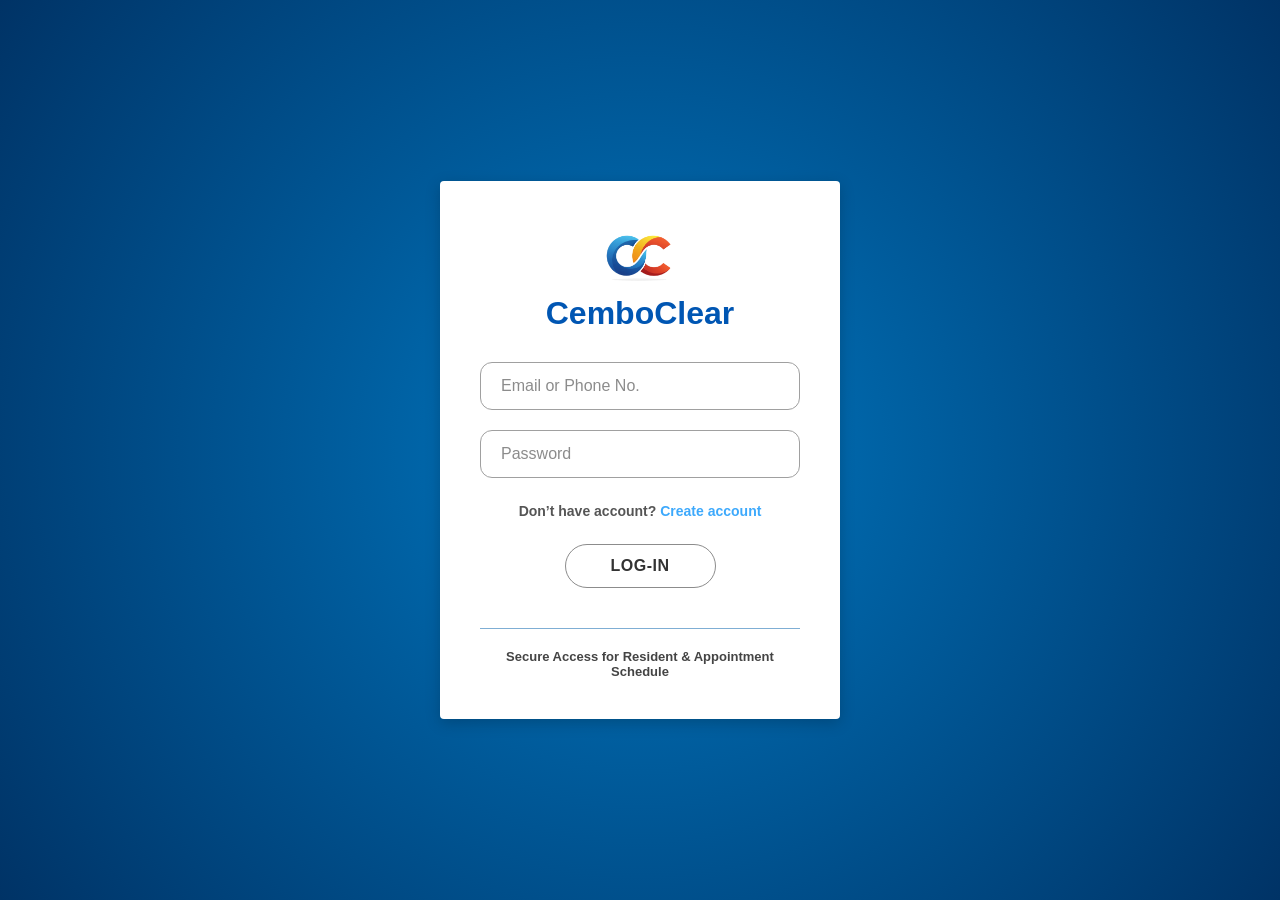
<file: public/CCLog-in.html>
<!DOCTYPE html>
<html lang="en">

<head>
    <meta charset="UTF-8">
    <meta name="viewport" content="width=device-width, initial-scale=1.0">
    <title>CemboClear Login</title>
    <style>
        * {
            box-sizing: border-box;
            margin: 0;
            padding: 0;
            font-family: 'Segoe UI', Tahoma, Geneva, Verdana, sans-serif;
        }

        body {
            background: radial-gradient(circle at center, #0077c0 0%, #003366 100%);
            height: 100vh;
            display: flex;
            justify-content: center;
            align-items: center;
            overflow: hidden;
        }

        .login-card {
            background-color: #ffffff;
            width: 100%;
            max-width: 400px;
            padding: 40px;
            border-radius: 4px;
            box-shadow: 0 4px 15px rgba(0, 0, 0, 0.2);
            text-align: center;
        }

        .brand-header {
            display: flex;
            flex-direction: column;
            align-items: center;
            justify-content: center;
            gap: 10px;
            margin-top: 10px;
            margin-bottom: 30px;
        }

        .logo-img {
            max-width: 80px;
            height: auto;
        }

        .brand-name {
            color: #0056b3;
            font-size: 32px;
            font-weight: 700;
        }

        .input-group {
            margin-bottom: 20px;
        }

        .input-field {
            width: 100%;
            padding: 14px 20px;
            border: 1px solid #a0a0a0;
            border-radius: 12px;
            font-size: 16px;
            color: #333333;
            outline: none;
            transition: border-color 0.2s;
        }

        .input-field::placeholder {
            color: #8c8c8c;
        }

        .input-field:focus {
            border-color: #0056b3;
        }

        .error-banner {
            display: none;
            background-color: #fce8e6;
            border: 1px solid #ea4335;
            color: #c5221f;
            padding: 12px 16px;
            border-radius: 8px;
            font-size: 14px;
            margin-bottom: 20px;
            text-align: left;
            line-height: 1.4;
        }

        .signup-text {
            font-size: 14px;
            color: #555555;
            font-weight: 600;
            margin-top: 25px;
            margin-bottom: 25px;
        }

        .signup-link {
            color: #3da9fc;
            text-decoration: none;
            font-weight: 700;
        }

        .signup-link:hover {
            text-decoration: underline;
        }

        .btn-submit {
            background-color: #ffffff;
            color: #333333;
            border: 1px solid #8c8c8c;
            border-radius: 25px;
            padding: 12px 45px;
            font-size: 16px;
            font-weight: 700;
            cursor: pointer;
            letter-spacing: 0.5px;
            transition: all 0.2s ease-in-out;
            margin-bottom: 40px;
        }

        .btn-submit:hover {
            background-color: #f5f5f5;
            border-color: #333333;
        }

        .divider {
            height: 1px;
            background-color: #7faed4;
            width: 100%;
            margin-bottom: 20px;
        }

        .footer-text {
            font-size: 13px;
            color: #444444;
            font-weight: 700;
        }
    </style>
</head>

<body>

    <div class="login-card">
        <div class="brand-header">
            <img class="logo-img" src="assets/img/CClogo/myCC.png" alt=" " />
            <div class="brand-name">CemboClear</div>
        </div>

        <div id="login-error" class="error-banner"></div>

        <form id="loginForm" novalidate>
            <div class="input-group">
                <input type="text" id="identifier" name="identifier" class="input-field" placeholder="Email or Phone No." required>
            </div>

            <div class="input-group">
                <input type="password" name="password" class="input-field" placeholder="Password" required>
            </div>

            <div class="signup-text">
                Don’t have account? <a href="CCSignUp.html" class="signup-link">Create account</a>
            </div>

            <button type="submit" class="btn-submit">LOG-IN</button>
        </form>

        <div class="divider"></div>
        <div class="footer-text">
            Secure Access for Resident & Appointment Schedule
        </div>
    </div>

    <script src="api-client.js"></script>
    <script src="assets/js/login-validator.js"></script>
    <script>
        document.getElementById('loginForm')?.addEventListener('submit', async function (e) {
            e.preventDefault();
            const errorBanner = document.getElementById('login-error');
            errorBanner.style.display = 'none';
            errorBanner.innerHTML = '';

            const idEl = document.getElementById('identifier') ||
                document.querySelector('[name="email"], [name="phone"], [name="identifier"]');
            const pwEl = document.querySelector('[name="password"]');

            const identifierVal = idEl ? idEl.value : '';
            const passwordVal = pwEl ? pwEl.value : '';

            

            const validation = LoginValidator.validate(identifierVal, passwordVal);
            if (!validation.isValid) {
                errorBanner.innerHTML = validation.errors.map(err => `<div>• ${err}</div>`).join('');
                errorBanner.style.display = 'block';
                return;
            }

            try {
                const res = await CemboClear.client().login(identifierVal, passwordVal);
                const to = res && res.user && res.user.type === 'resident' ? 'Resident.html' : 'Admin.html';
                window.location.href = to;
            } catch (err) {
                errorBanner.innerHTML = `<div>• ${err.message || 'Login failed.'}</div>`;
                errorBanner.style.display = 'block';
            }
        });
    </script>

</body>

</html>
</file>
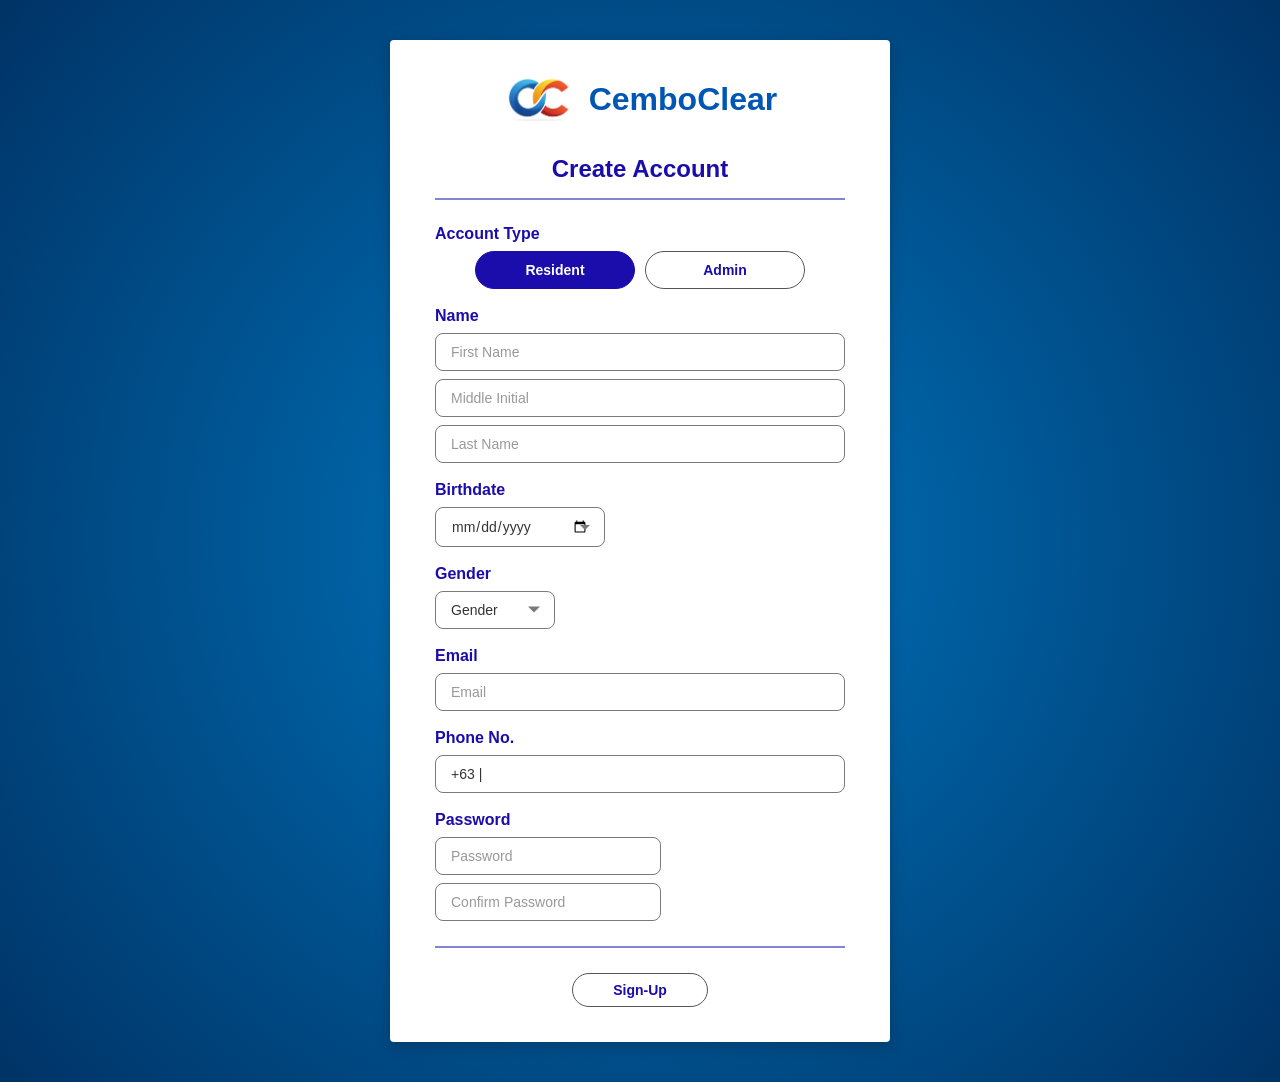
<file: public/CCSignUp.html>
<!DOCTYPE html>
<html lang="en">
<head>
    <meta charset="UTF-8">
    <meta name="viewport" content="width=device-width, initial-scale=1.0">
    <title>CemboClear - Create Account</title>
    <style>
        * {
            box-sizing: border-box;
            margin: 0;
            padding: 0;
            font-family: 'Segoe UI', Tahoma, Geneva, Verdana, sans-serif;
        }

        body {
            background: radial-gradient(circle at center, #0077c0 0%, #003366 100%);
            min-height: 100vh;
            display: flex;
            justify-content: center;
            align-items: center;
            padding: 40px 20px;
        }

        .signup-card {
            background-color: #ffffff;
            width: 100%;
            max-width: 500px;
            padding: 35px 45px;
            border-radius: 4px;
            box-shadow: 0 4px 15px rgba(0, 0, 0, 0.2);
        }

        
        .header-section {
            display: flex;
            align-items: center;
            justify-content: center;
            gap: 12px;
            margin-bottom: 30px;
        }

        .logo-img {
            max-height: 50px;
            width: auto;
        }

        .brand-name {
            color: #0056b3;
            font-size: 32px;
            font-weight: 700;
        }

        .page-title {
            color: #1a0dab;
            font-size: 24px;
            font-weight: 700;
            text-align: center;
            margin-bottom: 15px;
        }

        .divider {
            height: 2px;
            background-color: #7f86d4;
            width: 100%;
            margin-bottom: 25px;
        }

        .error-banner {
            display: none;
            background-color: #fce8e6;
            border: 1px solid #ea4335;
            color: #c5221f;
            padding: 12px 16px;
            border-radius: 8px;
            font-size: 13px;
            margin-bottom: 20px;
            text-align: left;
            line-height: 1.5;
        }

        
        .form-container {
            display: flex;
            flex-direction: column;
            gap: 18px;
        }

        .form-group {
            display: flex;
            flex-direction: column;
            gap: 8px;
        }

        .section-label {
            color: #1a0dab;
            font-size: 16px;
            font-weight: 700;
            text-align: left;
        }

        .input-field {
            width: 100%;
            padding: 10px 15px;
            border: 1px solid #7a7a7a;
            border-radius: 8px;
            font-size: 14px;
            color: #333333;
            outline: none;
            background-color: #ffffff;
        }

        .input-field::placeholder {
            color: #999999;
        }

        
        .half-width {
            width: 55%;
        }

        
        .select-wrapper {
            position: relative;
            width: fit-content;
        }

        .select-field {
            appearance: none;
            -webkit-appearance: none;
            -moz-appearance: none;
            padding-right: 35px;
            cursor: pointer;
        }

        .select-wrapper::after {
            content: '';
            position: absolute;
            right: 15px;
            top: 50%;
            transform: translateY(-30%);
            border: 6px solid transparent;
            border-top-color: #7a7a7a;
            pointer-events: none;
        }

        
        .date-wrapper::after {
            border: 5px solid transparent;
            border-top-color: #7a7a7a;
            transform: translateY(-20%);
        }

        
        .footer-section {
            text-align: center;
            margin-top: 25px;
        }

        .btn-signup {
            background-color: #ffffff;
            color: #1a0dab;
            border: 1px solid #555555;
            border-radius: 20px;
            padding: 8px 40px;
            font-size: 14px;
            font-weight: 700;
            cursor: pointer;
            transition: all 0.2s ease-in-out;
        }

        .btn-signup:hover {
            background-color: #f0f4ff;
            border-color: #1a0dab;
        }

        .account-type-toggle {
            display: flex;
            justify-content: center;
            gap: 10px;
        }

        .toggle-option {
            flex: 1;
            max-width: 160px;
            padding: 10px 15px;
            border: 1px solid #555555;
            border-radius: 20px;
            background-color: #ffffff;
            color: #1a0dab;
            font-size: 14px;
            font-weight: 700;
            cursor: pointer;
            transition: all 0.2s ease-in-out;
        }

        .toggle-option.active {
            background-color: #1a0dab;
            color: #ffffff;
            border-color: #1a0dab;
        }
    </style>
</head>
<body>

    <div class="signup-card">
        <div class="header-section">
            <img class="logo-img" src="assets/img/CClogo/myCC.png" alt=" " />
            <span class="brand-name">CemboClear</span>
        </div>

        <div class="page-title">Create Account</div>
        <div class="divider"></div>

        <div id="signup-error" class="error-banner"></div>

        <form id="signupForm" novalidate>
            <div class="form-container">

                <div class="form-group">
                    <label class="section-label">Account Type</label>
                    <div class="account-type-toggle">
                        <button type="button" class="toggle-option active" data-role="resident">Resident</button>
                        <button type="button" class="toggle-option" data-role="admin">Admin</button>
                    </div>
                    <input type="hidden" name="account_type" value="resident">
                </div>

                <div class="form-group" id="position-group" style="display: none;">
                    <label class="section-label">Position</label>
                    <div class="select-wrapper">
                        <select name="position" class="input-field select-field" style="width: 200px;">
                            <option value="" disabled selected hidden>Position</option>
                            <option value="System Administrator">System Administrator</option>
                            <option value="Registrar">Registrar</option>
                            <option value="Encoder">Encoder</option>
                            <option value="Records Officer">Records Officer</option>
                        </select>
                    </div>
                </div>

                <div class="form-group">
                    <label class="section-label">Name</label>
                    <input type="text" name="first_name" class="input-field" placeholder="First Name" maxlength="50" required>
                    <input type="text" name="middle_name" class="input-field" placeholder="Middle Initial" maxlength="2">
                    <input type="text" name="last_name" class="input-field" placeholder="Last Name" maxlength="50" required>
                </div>

                <div class="form-group">
                    <label class="section-label">Birthdate</label>
                    <div class="select-wrapper date-wrapper">
                        <input type="date" name="birthdate" class="input-field" max="" required style="width: 170px;">
                    </div>
                </div>

                <div class="form-group">
                    <label class="section-label">Gender</label>
                    <div class="select-wrapper">
                        <select name="gender" class="input-field select-field" required style="width: 120px;">
                            <option value="" disabled selected hidden>Gender</option>
                            <option value="male">Male</option>
                            <option value="female">Female</option>
                            <option value="other">Other</option>
                        </select>
                    </div>
                </div>

                <div class="form-group">
                    <label class="section-label">Email</label>
                    <input type="email" name="email" class="input-field" placeholder="Email" maxlength="255" required>
                </div>

                <div class="form-group">
                    <label class="section-label">Phone No.</label>
                    <input type="tel" name="phone" class="input-field" value="+63 | " placeholder="Phone No." required>
                </div>

                <div class="form-group">
                    <label class="section-label">Password</label>
                    <input type="password" name="password" class="input-field half-width" placeholder="Password" required>
                    <input type="password" name="password_confirm" class="input-field half-width" placeholder="Confirm Password" required>
                </div>

            </div>

            <div class="divider" style="margin-top: 25px; margin-bottom: 15px;"></div>
            <div class="footer-section">
                <button type="submit" class="btn-signup">Sign-Up</button>
            </div>
        </form>
    </div>

    <script src="api-client.js"></script>
    <script src="assets/js/signup-validator.js"></script>
    <script>
        

        (function () {
            const bd = document.querySelector('[name="birthdate"]');
            if (bd) {
                const t = new Date();
                const y = t.getFullYear();
                const m = String(t.getMonth() + 1).padStart(2, '0');
                const d = String(t.getDate()).padStart(2, '0');
                bd.setAttribute('max', y + '-' + m + '-' + d);
            }

            const toggleOptions = document.querySelectorAll('.toggle-option');
            const accountTypeInput = document.querySelector('[name="account_type"]');
            const positionGroup = document.getElementById('position-group');

            toggleOptions.forEach(function (btn) {
                btn.addEventListener('click', function () {
                    toggleOptions.forEach(function (b) { b.classList.remove('active'); });
                    btn.classList.add('active');

                    const role = btn.getAttribute('data-role');
                    if (accountTypeInput) accountTypeInput.value = role;
                    if (positionGroup) {
                        positionGroup.style.display = role === 'admin' ? 'flex' : 'none';
                    }
                });
            });
        })();

        document.getElementById('signupForm')?.addEventListener('submit', async function (e) {
            e.preventDefault();
            const errorBanner = document.getElementById('signup-error');
            errorBanner.style.display = 'none';
            errorBanner.innerHTML = '';

            const form = e.target;
            const payload = {};
            const fields = ['first_name','middle_name','last_name','birthdate',
                            'gender','email','phone','password','password_confirm',
                            'account_type','position'];
            fields.forEach(function (name) {
                const el = form.querySelector('[name="' + name + '"]');
                if (el) payload[name] = el.value;
            });

            

            

            ['first_name', 'middle_name', 'last_name'].forEach(function (f) {
                if (typeof payload[f] === 'string') payload[f] = payload[f].trim();
            });
            if (typeof payload.email === 'string') payload.email = payload.email.trim().toLowerCase();

            

            if (typeof payload.phone === 'string') {
                payload.phone = payload.phone.replace(/^\+63\s*\|?\s*/, '');
            }

            

            const validation = SignupValidator.validate(payload);
            if (!validation.isValid) {
                errorBanner.innerHTML = validation.errors.map(err => `<div>• ${err}</div>`).join('');
                errorBanner.style.display = 'block';
                return;
            }

            try {
                await CemboClear.client().post('/signup', payload);
                window.location.href = 'CCLog-in.html';
            } catch (err) {
                errorBanner.innerHTML = `<div>• ${err.message || 'Signup failed.'}</div>`;
                errorBanner.style.display = 'block';
            }
        });
    </script>

</body>
</html>
</file>
